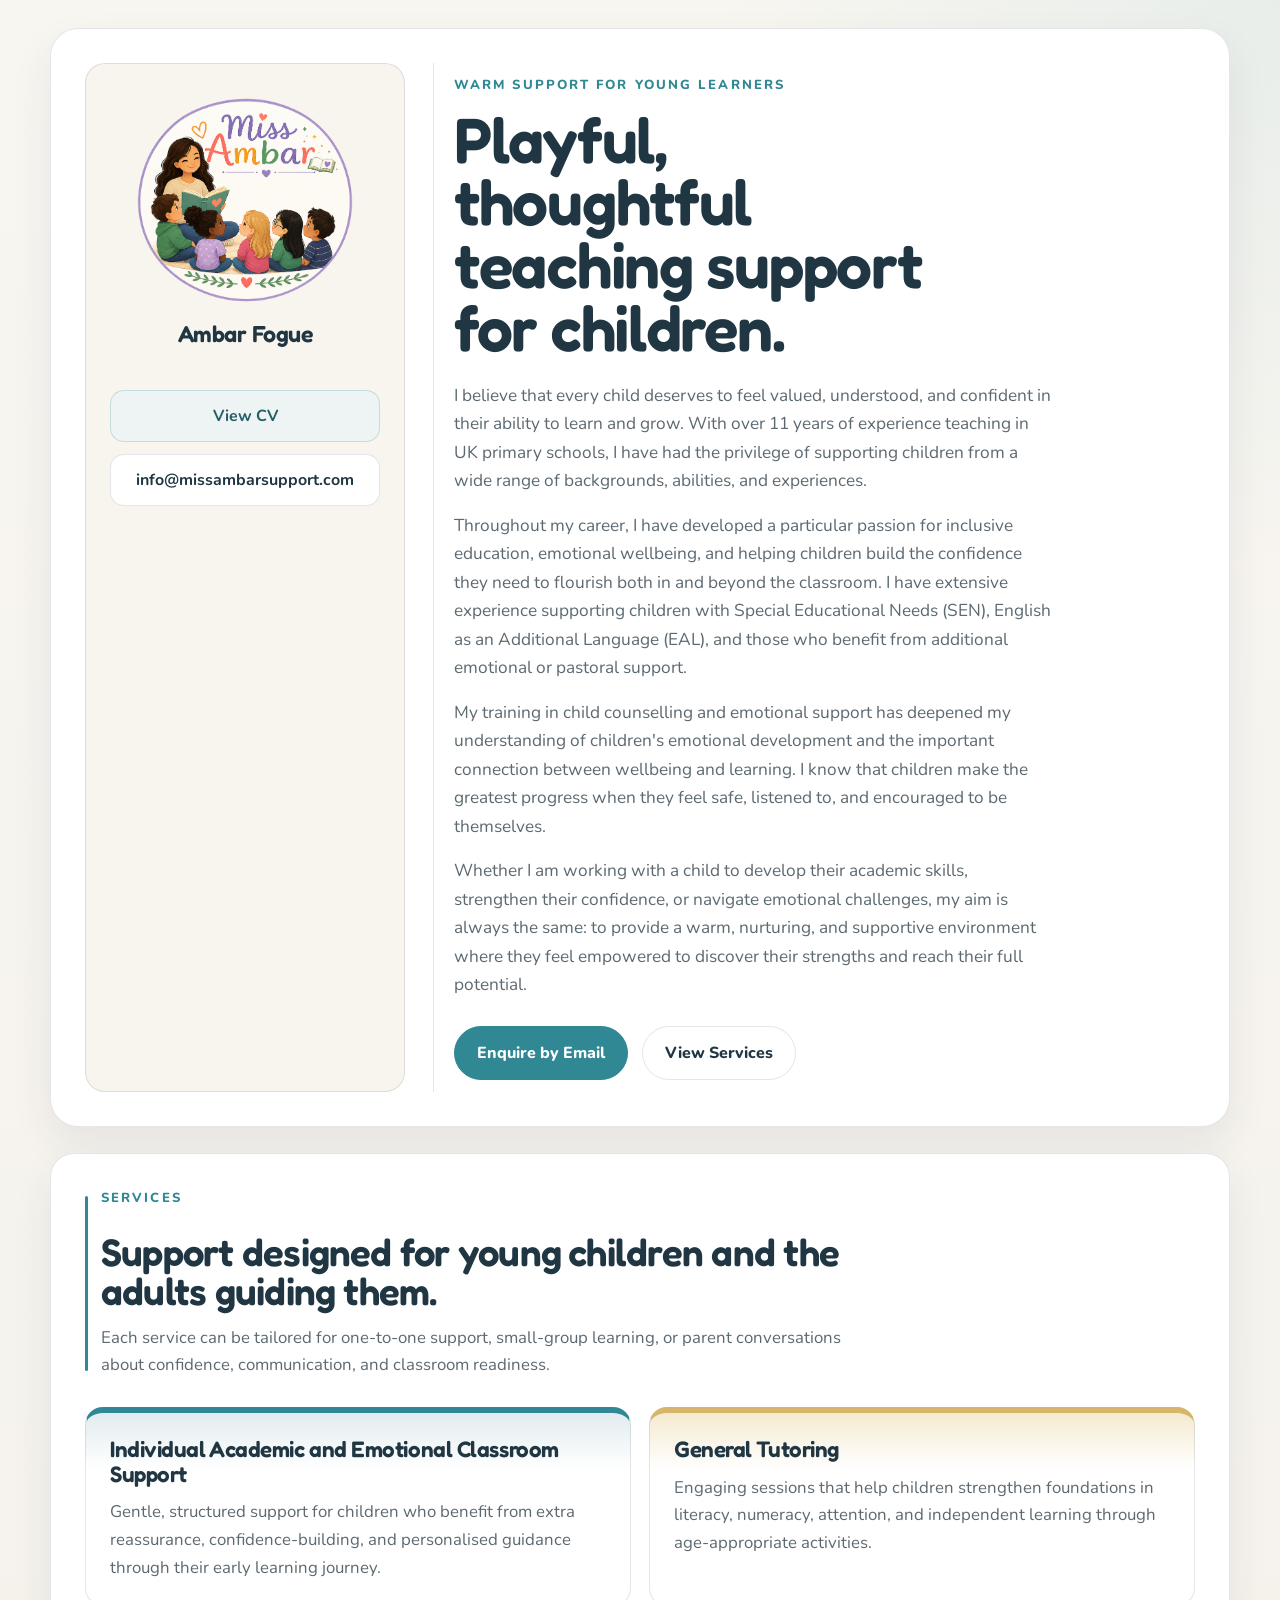
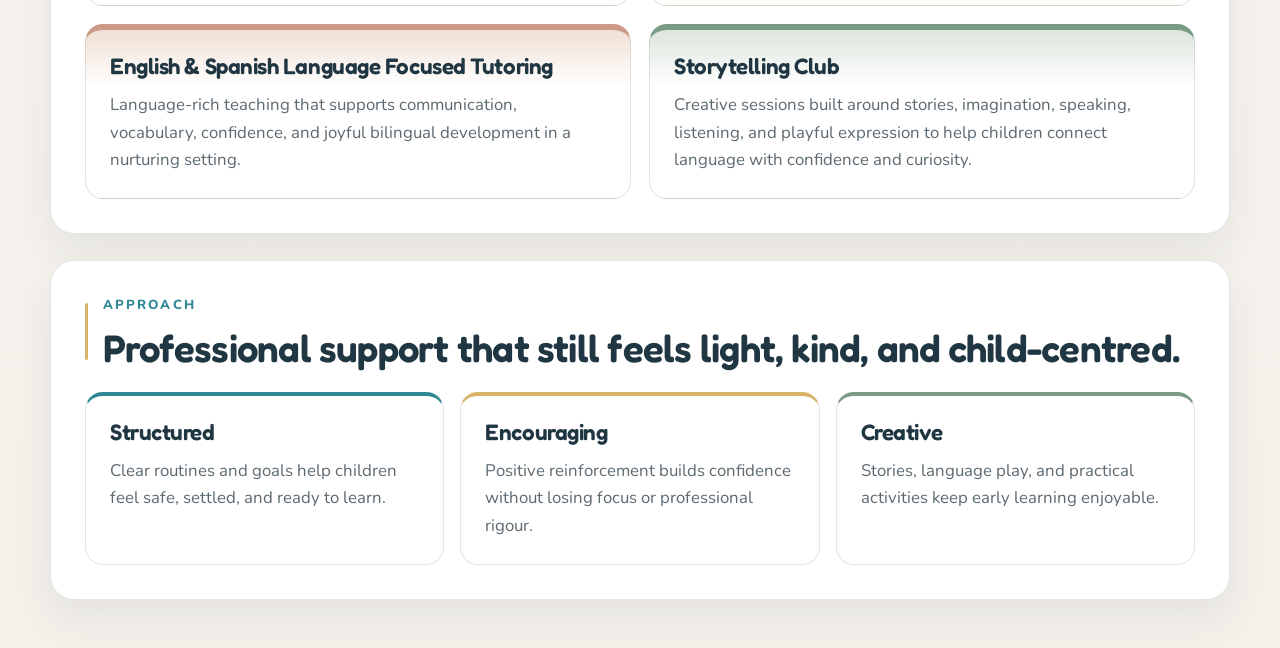
<file: index.html>
<!DOCTYPE html>
<html lang="en">
<head>
  <meta charset="UTF-8">
  <meta name="viewport" content="width=device-width, initial-scale=1.0">
  <title>Ambar Fogue | Teaching Services</title>
  <meta
    name="description"
    content="Specialist primary teaching support, tutoring, language learning, and storytelling sessions for young children."
  >
  <link rel="preconnect" href="https://fonts.googleapis.com">
  <link rel="preconnect" href="https://fonts.gstatic.com" crossorigin>
  <link
    href="https://fonts.googleapis.com/css2?family=Fredoka:wght@500;600;700&family=Nunito:wght@400;600;700;800&display=swap"
    rel="stylesheet"
  >
  <link rel="stylesheet" href="styles.css">
</head>
<body>
  <div class="page-shell">
    <header class="hero" id="top">
      <div class="hero__panel hero__panel--brand">
        <a class="logo-link" href="#top" aria-label="Ambar Fogue Teaching Services home">
          <img src="assets/ambar-logo.png" alt="Ambar Fogue Teaching Services logo" class="logo">
        </a>
        <p class="brand-name">Ambar Fogue</p>
        <div class="brand-links">
          <a class="brand-links__item brand-links__item--cv" href="cv.html">
            View CV
          </a>
          <a class="brand-links__item" href="mailto:info@missambarsupport.com">
            info@missambarsupport.com
          </a>
        </div>
      </div>

      <div class="hero__panel hero__panel--intro">
        <p class="eyebrow">Warm support for young learners</p>
        <h1>Playful, thoughtful teaching support for children.</h1>
        <div class="intro-copy">
          <p>
            I believe that every child deserves to feel valued, understood, and confident in their
            ability to learn and grow. With over 11 years of experience teaching in UK primary
            schools, I have had the privilege of supporting children from a wide range of
            backgrounds, abilities, and experiences.
          </p>
          <p>
            Throughout my career, I have developed a particular passion for inclusive education,
            emotional wellbeing, and helping children build the confidence they need to flourish
            both in and beyond the classroom. I have extensive experience supporting children with
            Special Educational Needs (SEN), English as an Additional Language (EAL), and those
            who benefit from additional emotional or pastoral support.
          </p>
          <p>
            My training in child counselling and emotional support has deepened my understanding of
            children's emotional development and the important connection between wellbeing and
            learning. I know that children make the greatest progress when they feel safe,
            listened to, and encouraged to be themselves.
          </p>
          <p>
            Whether I am working with a child to develop their academic skills, strengthen their
            confidence, or navigate emotional challenges, my aim is always the same: to provide a
            warm, nurturing, and supportive environment where they feel empowered to discover their
            strengths and reach their full potential.
          </p>
        </div>
        <div class="hero-actions">
          <a class="button button--primary" href="mailto:info@missambarsupport.com">Enquire by Email</a>
          <a class="button button--secondary" href="#services">View Services</a>
        </div>
      </div>
    </header>

    <main>
      <section class="services" id="services" aria-labelledby="services-title">
        <div class="section-heading">
          <p class="section-heading__tag">Services</p>
          <h2 id="services-title">Support designed for young children and the adults guiding them.</h2>
          <p>
            Each service can be tailored for one-to-one support, small-group learning, or
            parent conversations about confidence, communication, and classroom readiness.
          </p>
        </div>

        <div class="service-grid">
          <article class="service-card service-card--blue">
            <h3>Individual Academic and Emotional Classroom Support</h3>
            <p>
              Gentle, structured support for children who benefit from extra reassurance,
              confidence-building, and personalised guidance through their early learning journey.
            </p>
          </article>

          <article class="service-card service-card--yellow">
            <h3>General Tutoring</h3>
            <p>
              Engaging sessions that help children strengthen foundations in literacy, numeracy,
              attention, and independent learning through age-appropriate activities.
            </p>
          </article>

          <article class="service-card service-card--coral">
            <h3>English &amp; Spanish Language Focused Tutoring</h3>
            <p>
              Language-rich teaching that supports communication, vocabulary, confidence, and joyful
              bilingual development in a nurturing setting.
            </p>
          </article>

          <article class="service-card service-card--mint">
            <h3>Storytelling Club</h3>
            <p>
              Creative sessions built around stories, imagination, speaking, listening, and playful
              expression to help children connect language with confidence and curiosity.
            </p>
          </article>
        </div>
      </section>

      <section class="approach" aria-labelledby="approach-title">
        <div class="approach__content">
          <p class="section-heading__tag">Approach</p>
          <h2 id="approach-title">Professional support that still feels light, kind, and child-centred.</h2>
        </div>
        <div class="approach__points">
          <div class="approach-card">
            <h3>Structured</h3>
            <p>Clear routines and goals help children feel safe, settled, and ready to learn.</p>
          </div>
          <div class="approach-card">
            <h3>Encouraging</h3>
            <p>Positive reinforcement builds confidence without losing focus or professional rigour.</p>
          </div>
          <div class="approach-card">
            <h3>Creative</h3>
            <p>Stories, language play, and practical activities keep early learning enjoyable.</p>
          </div>
        </div>
      </section>
    </main>
  </div>
</body>
</html>
</file>
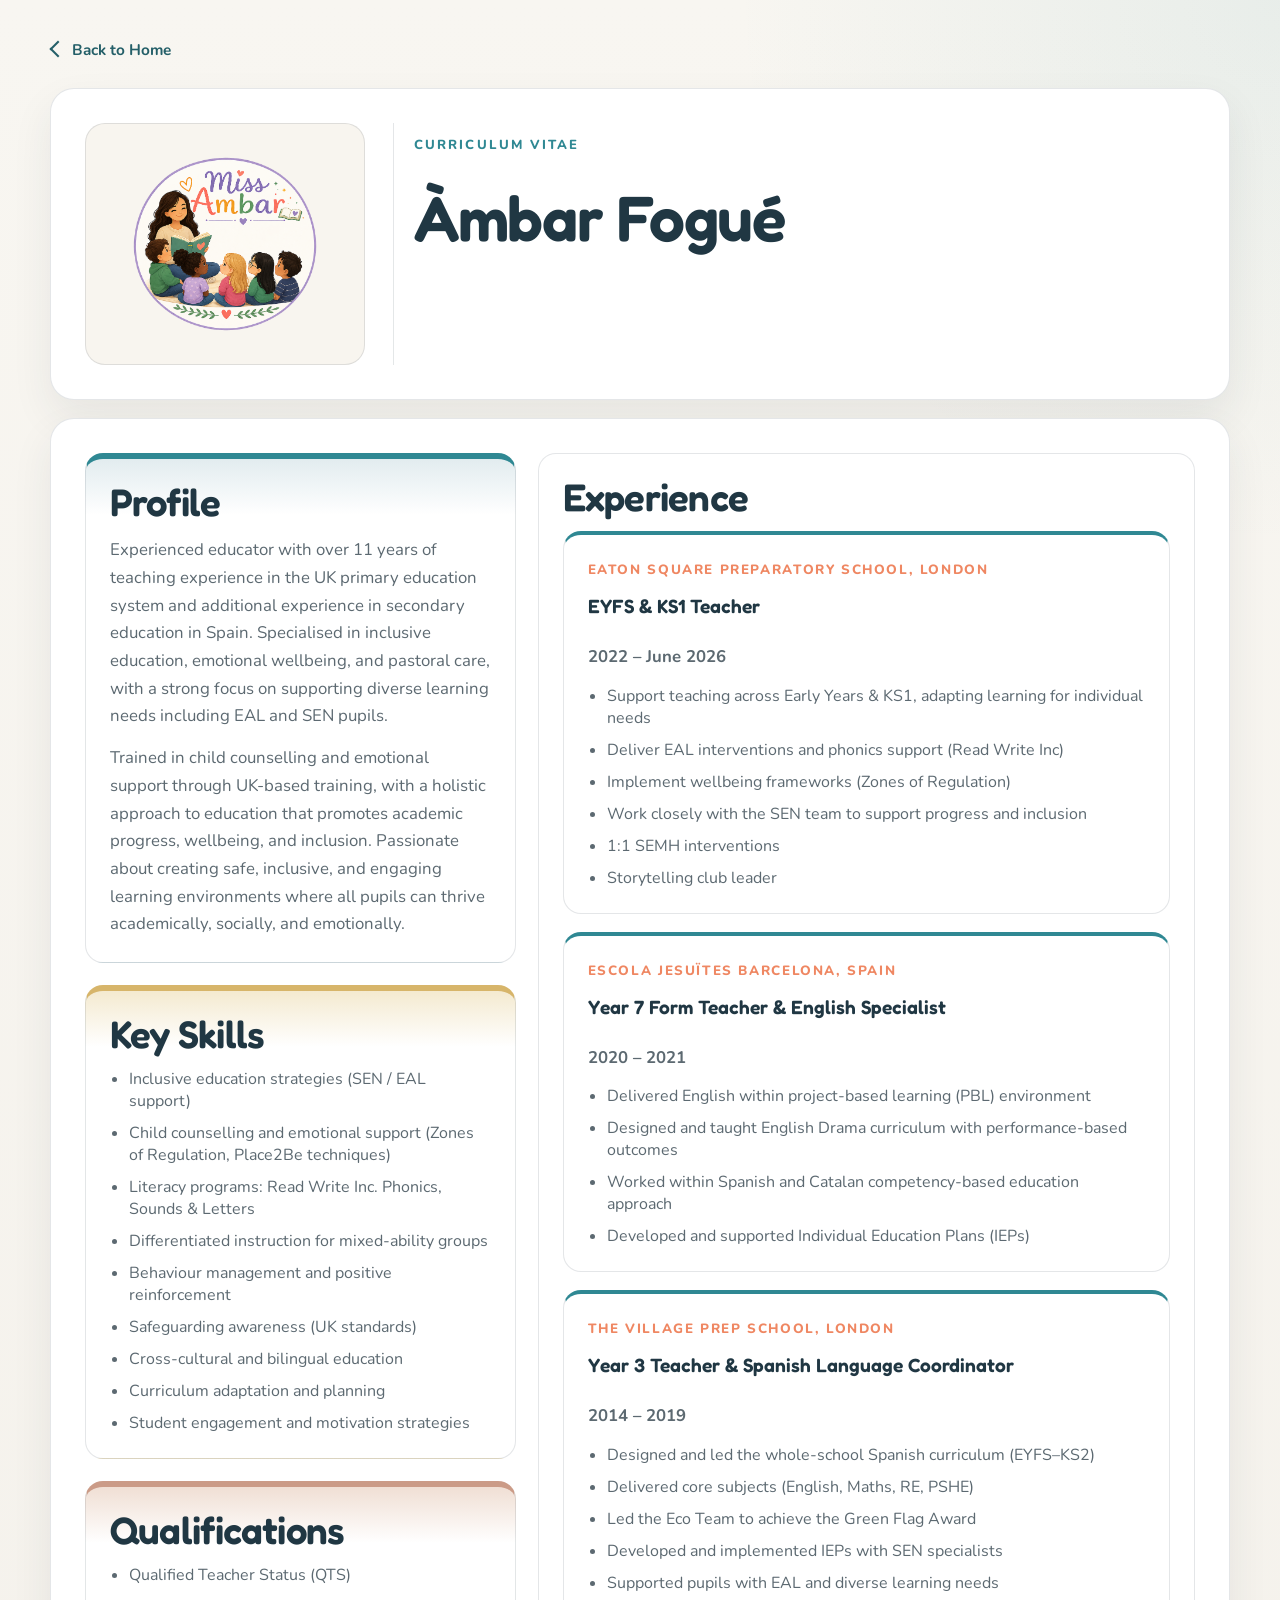
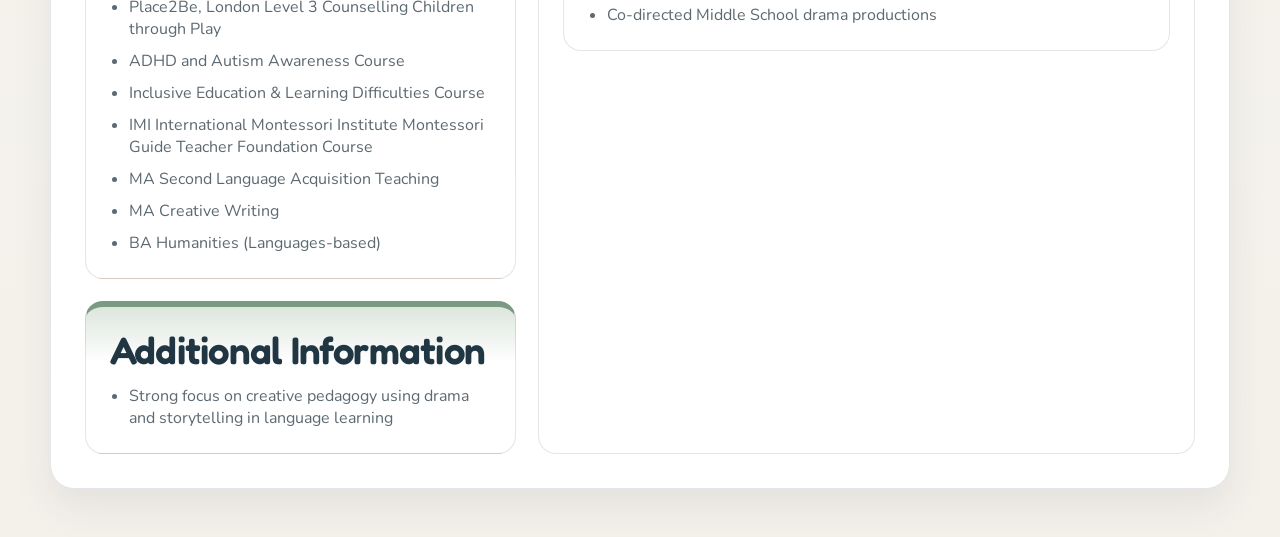
<file: cv.html>
<!DOCTYPE html>
<html lang="en">
<head>
  <meta charset="UTF-8">
  <meta name="viewport" content="width=device-width, initial-scale=1.0">
  <title>Àmbar Fogué | CV</title>
  <meta
    name="description"
    content="CV of Àmbar Fogué, an experienced educator specialising in inclusive education, emotional wellbeing, EAL, SEN, and primary teaching support."
  >
  <link rel="preconnect" href="https://fonts.googleapis.com">
  <link rel="preconnect" href="https://fonts.gstatic.com" crossorigin>
  <link
    href="https://fonts.googleapis.com/css2?family=Fredoka:wght@500;600;700&family=Nunito:wght@400;600;700;800&display=swap"
    rel="stylesheet"
  >
  <link rel="stylesheet" href="styles.css">
</head>
<body>
  <div class="page-shell cv-page">
    <div class="cv-utility">
      <a class="cv-utility__link" href="index.html">Back to Home</a>
    </div>

    <header class="cv-hero">
      <div class="cv-hero__brand">
        <a class="logo-link" href="index.html" aria-label="Back to Ambar Fogue Teaching Services home">
          <img src="assets/ambar-logo.png" alt="Ambar Fogue Teaching Services logo" class="logo">
        </a>
      </div>

      <div class="cv-hero__intro">
        <p class="eyebrow">Curriculum Vitae</p>
        <h1>Àmbar Fogué</h1>
      </div>
    </header>

    <main class="cv-main">
      <div class="cv-main__inner">
        <div class="cv-layout">
          <div class="cv-column">
            <section class="cv-section cv-section--profile" aria-labelledby="profile-title">
              <h2 id="profile-title">Profile</h2>
              <p>
                Experienced educator with over 11 years of teaching experience in the UK primary
                education system and additional experience in secondary education in Spain.
                Specialised in inclusive education, emotional wellbeing, and pastoral care, with a
                strong focus on supporting diverse learning needs including EAL and SEN pupils.
              </p>
              <p>
                Trained in child counselling and emotional support through UK-based training, with
                a holistic approach to education that promotes academic progress, wellbeing, and
                inclusion. Passionate about creating safe, inclusive, and engaging learning
                environments where all pupils can thrive academically, socially, and emotionally.
              </p>
            </section>

            <section class="cv-section cv-section--skills" aria-labelledby="skills-title">
              <h2 id="skills-title">Key Skills</h2>
              <ul class="cv-list">
                <li>Inclusive education strategies (SEN / EAL support)</li>
                <li>Child counselling and emotional support (Zones of Regulation, Place2Be techniques)</li>
                <li>Literacy programs: Read Write Inc. Phonics, Sounds &amp; Letters</li>
                <li>Differentiated instruction for mixed-ability groups</li>
                <li>Behaviour management and positive reinforcement</li>
                <li>Safeguarding awareness (UK standards)</li>
                <li>Cross-cultural and bilingual education</li>
                <li>Curriculum adaptation and planning</li>
                <li>Student engagement and motivation strategies</li>
              </ul>
            </section>

            <section class="cv-section cv-section--qualifications" aria-labelledby="qualifications-title">
              <h2 id="qualifications-title">Qualifications</h2>
              <ul class="cv-list">
                <li>Qualified Teacher Status (QTS)</li>
                <li>Place2Be, London Level 3 Counselling Children through Play</li>
                <li>ADHD and Autism Awareness Course</li>
                <li>Inclusive Education &amp; Learning Difficulties Course</li>
                <li>IMI International Montessori Institute Montessori Guide Teacher Foundation Course</li>
                <li>MA Second Language Acquisition Teaching</li>
                <li>MA Creative Writing</li>
                <li>BA Humanities (Languages-based)</li>
              </ul>
            </section>

            <section class="cv-section cv-section--additional" aria-labelledby="additional-title">
              <h2 id="additional-title">Additional Information</h2>
              <ul class="cv-list">
                <li>Strong focus on creative pedagogy using drama and storytelling in language learning</li>
              </ul>
            </section>
          </div>

          <div class="cv-column">
            <section class="cv-section" aria-labelledby="experience-title">
              <h2 id="experience-title">Experience</h2>
              <div class="cv-experience">
                <article class="cv-role">
                  <p class="cv-role__eyebrow">Eaton Square Preparatory School, London</p>
                  <div class="cv-role__heading">
                    <p class="cv-role__title">EYFS &amp; KS1 Teacher</p>
                    <p class="cv-role__dates">2022 – June 2026</p>
                  </div>
                  <ul class="cv-list">
                    <li>Support teaching across Early Years &amp; KS1, adapting learning for individual needs</li>
                    <li>Deliver EAL interventions and phonics support (Read Write Inc)</li>
                    <li>Implement wellbeing frameworks (Zones of Regulation)</li>
                    <li>Work closely with the SEN team to support progress and inclusion</li>
                    <li>1:1 SEMH interventions</li>
                    <li>Storytelling club leader</li>
                  </ul>
                </article>

                <article class="cv-role">
                  <p class="cv-role__eyebrow">Escola Jesuïtes Barcelona, Spain</p>
                  <div class="cv-role__heading">
                    <p class="cv-role__title">Year 7 Form Teacher &amp; English Specialist</p>
                    <p class="cv-role__dates">2020 – 2021</p>
                  </div>
                  <ul class="cv-list">
                    <li>Delivered English within project-based learning (PBL) environment</li>
                    <li>Designed and taught English Drama curriculum with performance-based outcomes</li>
                    <li>Worked within Spanish and Catalan competency-based education approach</li>
                    <li>Developed and supported Individual Education Plans (IEPs)</li>
                  </ul>
                </article>

                <article class="cv-role">
                  <p class="cv-role__eyebrow">The Village Prep School, London</p>
                  <div class="cv-role__heading">
                    <p class="cv-role__title">Year 3 Teacher &amp; Spanish Language Coordinator</p>
                    <p class="cv-role__dates">2014 – 2019</p>
                  </div>
                  <ul class="cv-list">
                    <li>Designed and led the whole-school Spanish curriculum (EYFS–KS2)</li>
                    <li>Delivered core subjects (English, Maths, RE, PSHE)</li>
                    <li>Led the Eco Team to achieve the Green Flag Award</li>
                    <li>Developed and implemented IEPs with SEN specialists</li>
                    <li>Supported pupils with EAL and diverse learning needs</li>
                    <li>Co-directed Middle School drama productions</li>
                  </ul>
                </article>
              </div>
            </section>
          </div>
        </div>
      </div>
    </main>
  </div>
</body>
</html>
</file>
<file: styles.css>
:root {
  --bg: #f4f1eb;
  --surface: #ffffff;
  --surface-strong: #f8f5ef;
  --surface-muted: #eef3f3;
  --ink: #203743;
  --ink-soft: #5c6971;
  --primary: #2f8893;
  --primary-deep: #245f68;
  --accent: #d7b56a;
  --accent-soft: #f4ead0;
  --peach-soft: #f0dfd4;
  --sage-soft: #dde6dd;
  --sky-soft: #e2ecef;
  --line: rgba(32, 55, 67, 0.12);
  --line-strong: rgba(32, 55, 67, 0.2);
  --shadow: 0 18px 40px rgba(41, 57, 66, 0.08);
  --radius-xl: 24px;
  --radius-lg: 18px;
  --radius-md: 14px;
}

* {
  box-sizing: border-box;
}

html {
  scroll-behavior: smooth;
}

body {
  margin: 0;
  min-height: 100vh;
  font-family: "Nunito", sans-serif;
  color: var(--ink);
  background:
    radial-gradient(circle at top right, rgba(47, 136, 147, 0.08), transparent 22%),
    linear-gradient(180deg, #f8f6f1 0%, var(--bg) 100%);
}

a {
  color: inherit;
  text-decoration: none;
}

img {
  display: block;
  max-width: 100%;
}

.page-shell {
  position: relative;
  z-index: 1;
  width: min(1180px, calc(100% - 32px));
  margin: 0 auto;
  padding: 28px 0 48px;
}

.hero,
.services,
.approach,
.footer {
  position: relative;
  overflow: hidden;
  border: 1px solid var(--line);
  background: var(--surface);
  box-shadow: var(--shadow);
}

.hero {
  display: grid;
  grid-template-columns: minmax(260px, 320px) minmax(0, 1fr);
  gap: 28px;
  padding: 34px;
  border-radius: 28px;
}

.hero__panel {
  position: relative;
  z-index: 1;
}

.hero__panel--brand {
  display: flex;
  flex-direction: column;
  gap: 24px;
  padding: 28px 24px;
  border-radius: 20px;
  border: 1px solid var(--line);
  background: var(--surface-strong);
}

.logo-link {
  width: 80%;
  align-self: center;
}

.logo {
  width: 100%;
  max-width: 100%;
}

.brand-name {
  margin: -18px 0 14px;
  text-align: center;
  font-family: "Fredoka", sans-serif;
  font-size: 1.45rem;
  font-weight: 600;
  letter-spacing: -0.02em;
  color: var(--ink);
}

.brand-links {
  display: grid;
  gap: 12px;
}

.brand-links__item {
  display: inline-flex;
  align-items: center;
  justify-content: center;
  min-height: 52px;
  padding: 0 18px;
  border-radius: 14px;
  background: #ffffff;
  border: 1px solid var(--line);
  color: var(--ink);
  font-weight: 700;
  box-shadow: none;
  transition: transform 160ms ease, box-shadow 160ms ease;
}

.brand-links__item:hover,
.brand-links__item:focus-visible,
.button:hover,
.button:focus-visible,
.service-card:hover,
.approach-card:hover {
  transform: translateY(-3px);
  box-shadow: 0 16px 30px rgba(71, 99, 126, 0.14);
}

.brand-links__item--cv {
  background: var(--surface-muted);
  border-color: rgba(47, 136, 147, 0.22);
  color: var(--primary-deep);
}

.hero__panel--intro {
  padding: 12px 0 12px 20px;
  border-left: 1px solid var(--line);
}

.eyebrow,
.section-heading__tag {
  margin: 0 0 12px;
  font-size: 0.82rem;
  font-weight: 800;
  letter-spacing: 0.16em;
  text-transform: uppercase;
  color: var(--primary);
}

h1,
h2,
h3 {
  margin: 0;
  font-family: "Fredoka", sans-serif;
  font-weight: 600;
  letter-spacing: -0.02em;
}

h1 {
  max-width: 14ch;
  font-size: clamp(2.35rem, 5vw, 4.8rem);
  line-height: 0.98;
}

h2 {
  font-size: clamp(1.75rem, 3vw, 3rem);
  line-height: 1.02;
}

h3 {
  font-size: 1.4rem;
  line-height: 1.1;
}

p {
  margin: 0;
  font-size: 1.05rem;
  line-height: 1.65;
  color: var(--ink-soft);
}

.intro-copy {
  max-width: 60ch;
  margin-top: 22px;
}

.intro-copy p {
  font-size: 1.08rem;
}

.intro-copy p + p {
  margin-top: 16px;
}

.hero-actions,
.footer__actions {
  display: flex;
  flex-wrap: wrap;
  gap: 14px;
  margin-top: 26px;
}

.button {
  display: inline-flex;
  align-items: center;
  justify-content: center;
  min-height: 54px;
  padding: 0 22px;
  border-radius: 999px;
  border: 1px solid var(--line);
  font-weight: 800;
  transition: transform 160ms ease, box-shadow 160ms ease, background-color 160ms ease;
}

.button--primary {
  background: var(--primary);
  border-color: var(--primary);
  color: #ffffff;
}

.button--secondary {
  background: #ffffff;
  color: var(--ink);
}

.services,
.approach,
.footer {
  margin-top: 26px;
  border-radius: var(--radius-xl);
}

.services,
.approach {
  padding: 34px;
}

.services {
  background: var(--surface);
}

.approach {
  background: var(--surface);
}

.section-heading {
  position: relative;
  z-index: 1;
  display: grid;
  gap: 12px;
  max-width: 760px;
  padding-left: 16px;
}

.section-heading::before,
.approach__content::before {
  content: "";
  position: absolute;
  top: 8px;
  left: 0;
  bottom: 8px;
  width: 3px;
  border-radius: 999px;
}

.section-heading::before {
  background: var(--primary);
}

.approach__content {
  padding-left: 18px;
}

.approach__content::before {
  background: var(--accent);
}

.service-grid {
  position: relative;
  z-index: 1;
  display: grid;
  grid-template-columns: repeat(2, minmax(0, 1fr));
  gap: 18px;
  margin-top: 28px;
}

.service-card,
.approach-card {
  position: relative;
  padding: 24px;
  border-radius: var(--radius-lg);
  border: 1px solid var(--line);
  transition: transform 160ms ease, box-shadow 160ms ease;
}

.service-card {
  background: #ffffff;
  box-shadow: none;
}

.service-card--blue {
  background: linear-gradient(180deg, var(--sky-soft) 0, #ffffff 56px);
  border-top: 6px solid var(--primary);
}

.service-card--yellow {
  background: linear-gradient(180deg, var(--accent-soft) 0, #ffffff 56px);
  border-top: 6px solid var(--accent);
}

.service-card--coral {
  background: linear-gradient(180deg, var(--peach-soft) 0, #ffffff 56px);
  border-top: 6px solid #cb9b87;
}

.service-card--mint {
  background: linear-gradient(180deg, var(--sage-soft) 0, #ffffff 56px);
  border-top: 6px solid #7a9a84;
}

.service-card p:last-child,
.approach-card p {
  margin-top: 12px;
}

.approach {
  display: grid;
  grid-template-columns: 1fr;
  gap: 24px;
}

.approach__content,
.approach__points {
  position: relative;
  z-index: 1;
}

.approach__points {
  display: grid;
  grid-template-columns: repeat(3, minmax(0, 1fr));
  gap: 16px;
}

.approach-card {
  background: #ffffff;
  box-shadow: none;
  border-top: 4px solid var(--primary);
}

.approach-card:nth-child(1) {
  background: #ffffff;
}

.approach-card:nth-child(2) {
  background: #ffffff;
  border-top-color: var(--accent);
}

.approach-card:nth-child(3) {
  background: #ffffff;
  border-top-color: #7a9a84;
}

.cv-page {
  display: grid;
  gap: 18px;
}

.cv-utility {
  display: flex;
  align-items: center;
  min-height: 42px;
}

.cv-utility__link {
  display: inline-flex;
  align-items: center;
  gap: 8px;
  font-size: 0.96rem;
  font-weight: 700;
  color: var(--primary-deep);
}

.cv-utility__link::before {
  content: "";
  width: 10px;
  height: 10px;
  border-left: 2px solid currentColor;
  border-bottom: 2px solid currentColor;
  transform: rotate(45deg);
  margin-left: 2px;
}

.cv-hero,
.cv-main {
  position: relative;
  overflow: hidden;
  border: 1px solid var(--line);
  background: var(--surface);
  box-shadow: var(--shadow);
  border-radius: var(--radius-xl);
}

.cv-hero {
  display: grid;
  grid-template-columns: minmax(220px, 280px) minmax(0, 1fr);
  gap: 28px;
  padding: 34px;
}

.cv-hero__brand,
.cv-hero__intro,
.cv-main__inner {
  position: relative;
  z-index: 1;
}

.cv-hero__brand {
  display: flex;
  flex-direction: column;
  justify-content: center;
  padding: 28px 24px;
  border-radius: 20px;
  border: 1px solid var(--line);
  background: var(--surface-strong);
}

.cv-hero__intro {
  display: grid;
  gap: 18px;
  align-content: start;
  padding: 12px 0 12px 20px;
  border-left: 1px solid var(--line);
}

.cv-hero__intro h1 {
  max-width: none;
}

.cv-main {
  padding: 34px;
  background: var(--surface);
}

.cv-layout {
  display: grid;
  grid-template-columns: minmax(0, 0.95fr) minmax(0, 1.45fr);
  gap: 22px;
}

.cv-column {
  display: grid;
  gap: 22px;
}

.cv-section,
.cv-role {
  position: relative;
  z-index: 1;
  padding: 24px;
  border-radius: var(--radius-lg);
  border: 1px solid var(--line);
  background: #ffffff;
  box-shadow: none;
}

.cv-section--profile {
  background: linear-gradient(180deg, var(--sky-soft) 0, #ffffff 56px);
  border-top: 6px solid var(--primary);
}

.cv-section--skills {
  background: linear-gradient(180deg, var(--accent-soft) 0, #ffffff 56px);
  border-top: 6px solid var(--accent);
}

.cv-section--qualifications {
  background: linear-gradient(180deg, var(--peach-soft) 0, #ffffff 56px);
  border-top: 6px solid #cb9b87;
}

.cv-section--additional {
  background: linear-gradient(180deg, var(--sage-soft) 0, #ffffff 56px);
  border-top: 6px solid #7a9a84;
}

.cv-section h2,
.cv-role h3 {
  margin-bottom: 14px;
}

.cv-list {
  margin: 0;
  padding-left: 1.2rem;
  color: var(--ink-soft);
}

.cv-list li + li {
  margin-top: 10px;
}

.cv-section p + p {
  margin-top: 14px;
}

.cv-experience {
  display: grid;
  gap: 18px;
}

.cv-role {
  background: #ffffff;
  border-top: 4px solid var(--primary);
}

.cv-role__eyebrow {
  margin-bottom: 10px;
  font-size: 0.84rem;
  font-weight: 800;
  letter-spacing: 0.12em;
  text-transform: uppercase;
  color: #ef8762;
}

.cv-role__heading {
  display: grid;
  gap: 6px;
  margin-bottom: 14px;
}

.cv-role__title {
  font-family: "Fredoka", sans-serif;
  font-size: 1.2rem;
  font-weight: 600;
  color: var(--ink);
}

.cv-role__dates {
  font-weight: 700;
  color: var(--ink-soft);
}

.footer {
  display: flex;
  justify-content: space-between;
  gap: 24px;
  align-items: center;
  padding: 28px 34px;
}

@media (max-width: 980px) {
  .hero,
  .approach,
  .cv-hero,
  .cv-layout {
    grid-template-columns: 1fr;
  }

  .hero__panel--intro,
  .cv-hero__intro {
    padding: 20px 0 0;
    border-left: 0;
    border-top: 1px solid var(--line);
  }

  h1 {
    max-width: none;
  }

  .service-grid {
    grid-template-columns: 1fr;
  }

  .approach__points {
    grid-template-columns: 1fr;
  }

  .footer {
    flex-direction: column;
    align-items: flex-start;
  }
}

@media (max-width: 640px) {
  .page-shell {
    width: min(100% - 20px, 100%);
    padding: 10px 0 24px;
  }

  .hero,
  .cv-hero,
  .cv-main,
  .services,
  .approach,
  .footer {
    padding: 22px;
    border-radius: 20px;
  }

  .hero {
    gap: 22px;
  }

  .cv-hero {
    gap: 22px;
  }

  .button,
  .brand-links__item {
    width: 100%;
  }

  .cv-utility {
    min-height: 32px;
  }

  .hero-actions,
  .footer__actions {
    width: 100%;
  }

  .hero-highlights {
    gap: 10px;
  }

  .hero-highlights li {
    width: 100%;
  }

  p {
    font-size: 1rem;
  }
}
</file>
